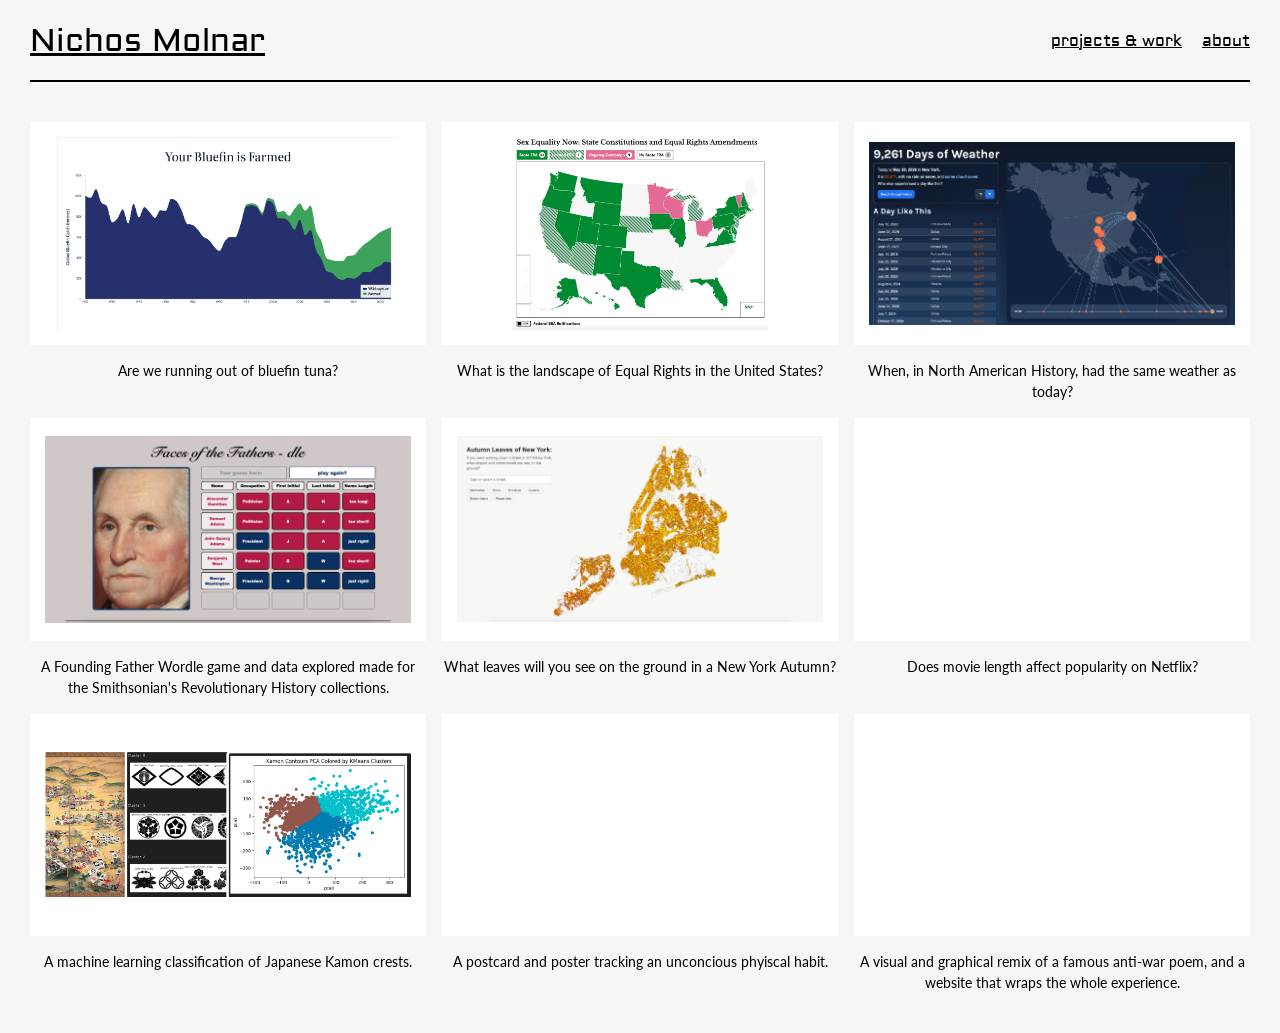
<file: index.html>
<!DOCTYPE html>
<html lang="en">
<head>
    <meta charset="UTF-8">
    <meta name="viewport" content="width=device-width, initial-scale=1.0">
    <link rel="stylesheet" href="css/styles.css">
    <title>Nichos Molnar</title>
</head>
<body>
    <header class="website-header">
        <a class="name" href = "index.html">Nichos Molnar</a>
        <nav>
            <a href="index.html">projects & work</a>
            <a href="about.html">about</a>
        </nav>
    </header>
    <main>
        <div class="portfolio-grid" id="portfolioGrid"></div>
    </main>
    <script src="js/main.js"></script>
    <script src="js/project.js"></script>
    <script src="js/router.js"></script>



</body>
</html>
</file>
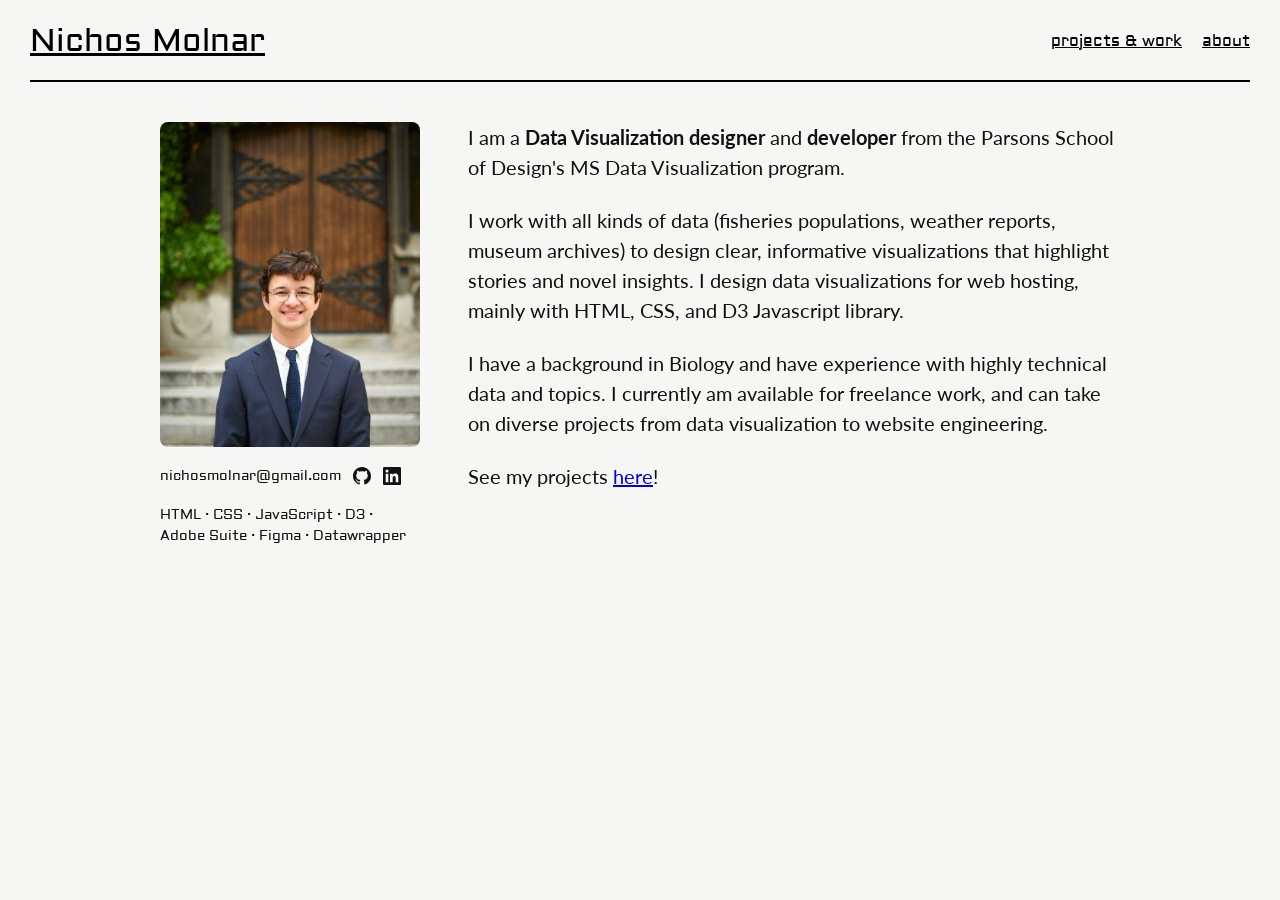
<file: about.html>
<!DOCTYPE html>
<html lang="en">
<head>
    <meta charset="UTF-8">
    <meta name="viewport" content="width=device-width, initial-scale=1.0">
    <link rel="stylesheet" href="css/styles.css">
    <title>About - Nichos Molnar</title>
</head>
<body>
    <header class="website-header">
        <a class="name" href = "index.html">Nichos Molnar</a>
        <nav>
            <a href="index.html">projects & work</a>
            <a href="about.html">about</a>
        </nav>
    </header>
    <main>
        <section class="about-section">
            <div class="about-side">
                <div class="about-photo">
                    <img src="assets/nichos-image/nichos-image.jpg" alt="Portrait of Nichos Molnar">
                </div>
                <div class="about-contact">
                    <span class="about-email">nichosmolnar@gmail.com</span>
                    <a href="https://github.com/nichosmolnar" target="_blank" rel="noopener noreferrer" aria-label="GitHub">
                        <svg viewBox="0 0 16 16" aria-hidden="true" focusable="false">
                            <path d="M8 0C3.58 0 0 3.58 0 8c0 3.54 2.29 6.53 5.47 7.59.4.07.55-.17.55-.38 0-.19-.01-.82-.01-1.49-2.01.37-2.53-.49-2.69-.94-.09-.23-.48-.94-.82-1.13-.28-.15-.68-.52-.01-.53.63-.01 1.08.58 1.23.82.72 1.21 1.87.87 2.33.66.07-.52.28-.87.51-1.07-1.78-.2-3.64-.89-3.64-3.95 0-.87.31-1.59.82-2.15-.08-.2-.36-1.02.08-2.12 0 0 .67-.21 2.2.82.64-.18 1.32-.27 2-.27.68 0 1.36.09 2 .27 1.53-1.04 2.2-.82 2.2-.82.44 1.1.16 1.92.08 2.12.51.56.82 1.27.82 2.15 0 3.07-1.87 3.75-3.65 3.95.29.25.54.73.54 1.48 0 1.07-.01 1.93-.01 2.2 0 .21.15.46.55.38A8.013 8.013 0 0016 8c0-4.42-3.58-8-8-8z"/>
                        </svg>
                    </a>
                    <a href="https://www.linkedin.com/in/nichos-molnar-74719617b/" target="_blank" rel="noopener noreferrer" aria-label="LinkedIn">
                        <svg viewBox="0 0 24 24" aria-hidden="true" focusable="false">
                            <path d="M20.447 20.452h-3.554v-5.569c0-1.328-.027-3.037-1.852-3.037-1.853 0-2.136 1.445-2.136 2.939v5.667H9.351V9h3.414v1.561h.046c.477-.9 1.637-1.85 3.37-1.85 3.601 0 4.267 2.37 4.267 5.455v6.286zM5.337 7.433a2.062 2.062 0 0 1-2.063-2.065 2.064 2.064 0 1 1 2.063 2.065zm1.782 13.019H3.555V9h3.564v11.452zM22.225 0H1.771C.792 0 0 .774 0 1.729v20.542C0 23.227.792 24 1.771 24h20.451C23.2 24 24 23.227 24 22.271V1.729C24 .774 23.2 0 22.222 0h.003z"/>
                        </svg>
                    </a>
                </div>
                <p class="about-skills">HTML · CSS · JavaScript · D3 · Adobe Suite · Figma · Datawrapper</p>
            </div>
            <div class="about-copy">
                <p>I am a <strong>Data Visualization designer</strong> and <strong>developer</strong> from the Parsons School of Design's MS Data Visualization program.</p>
                <p>I work with all kinds of data (fisheries populations, weather reports, museum archives) to design clear, informative visualizations that highlight stories and novel insights. I design data visualizations for web hosting, mainly with HTML, CSS, and D3 Javascript library.</p>
                <p>I have a background in Biology and have experience with highly technical data and topics. I currently am available for freelance work, and can take on diverse projects from data visualization to website engineering.</p>
                <p>See my projects <a href="index.html">here</a>!</p>
            </div>
        </section>
    </main>
    <script src="js/main.js"></script>
    <script src="js/project.js"></script>
    <script src="js/router.js"></script>
</body>
</html>
</file>
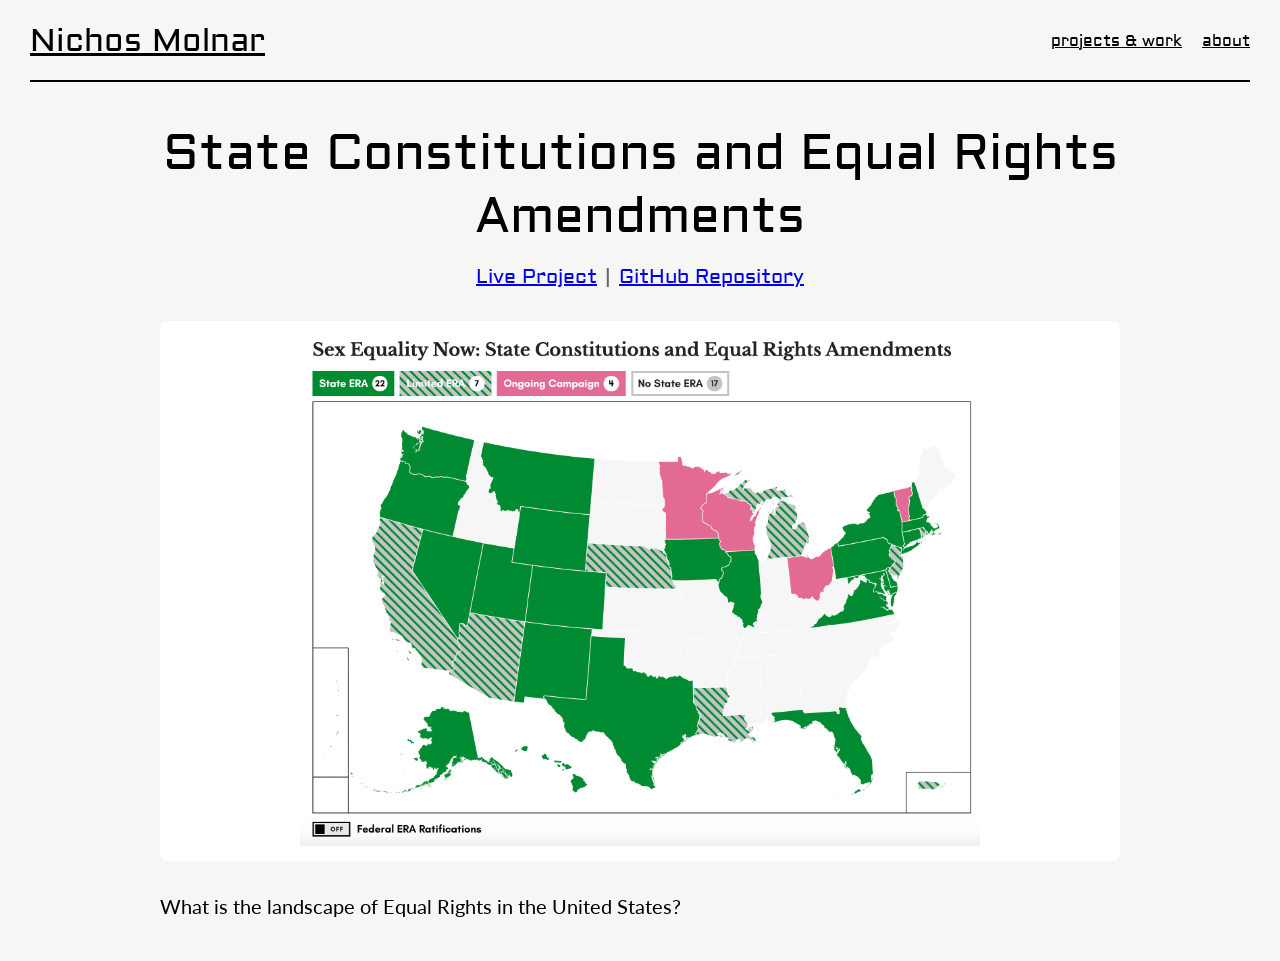
<file: content/freelance-nyu-era.html>
<!DOCTYPE html>
<html lang="en">
<head>
    <meta charset="UTF-8">
    <meta name="viewport" content="width=device-width, initial-scale=1.0">
    <link rel="stylesheet" href="../css/styles.css">
    <title>Project - Nichos Molnar</title>
</head>
<body data-project-id="freelance-nyu-era">
    <header class="website-header">
        <a class="name" href="../index.html">Nichos Molnar</a>
        <nav>
            <a href="../index.html">projects & work</a>
            <a href="../about.html">about</a>
        </nav>
    </header>
    <main>
        <article class="project-detail">
            <section class="project-meta">
                <header class="project-header">
                    <h1 class="project-title"></h1>
                    <div class="project-links">
                        <a class="project-external-link project-live-link" target="_blank" rel="noopener noreferrer"></a>
                        <span class="project-links-separator"> | </span>
                        <a class="project-external-link project-repo-link" target="_blank" rel="noopener noreferrer"></a>
                    </div>
                </header>
                <div class="project-hero">
                    <img class="project-hero-image" alt="">
                </div>
                <div class="project-info">
                    <p class="project-description"></p>
                </div>
            </section>
        </article>
    </main>
    <script src="../js/main.js"></script>
    <script src="../js/project.js"></script>
    <script src="../js/router.js"></script>
</body>
</html>
</file>
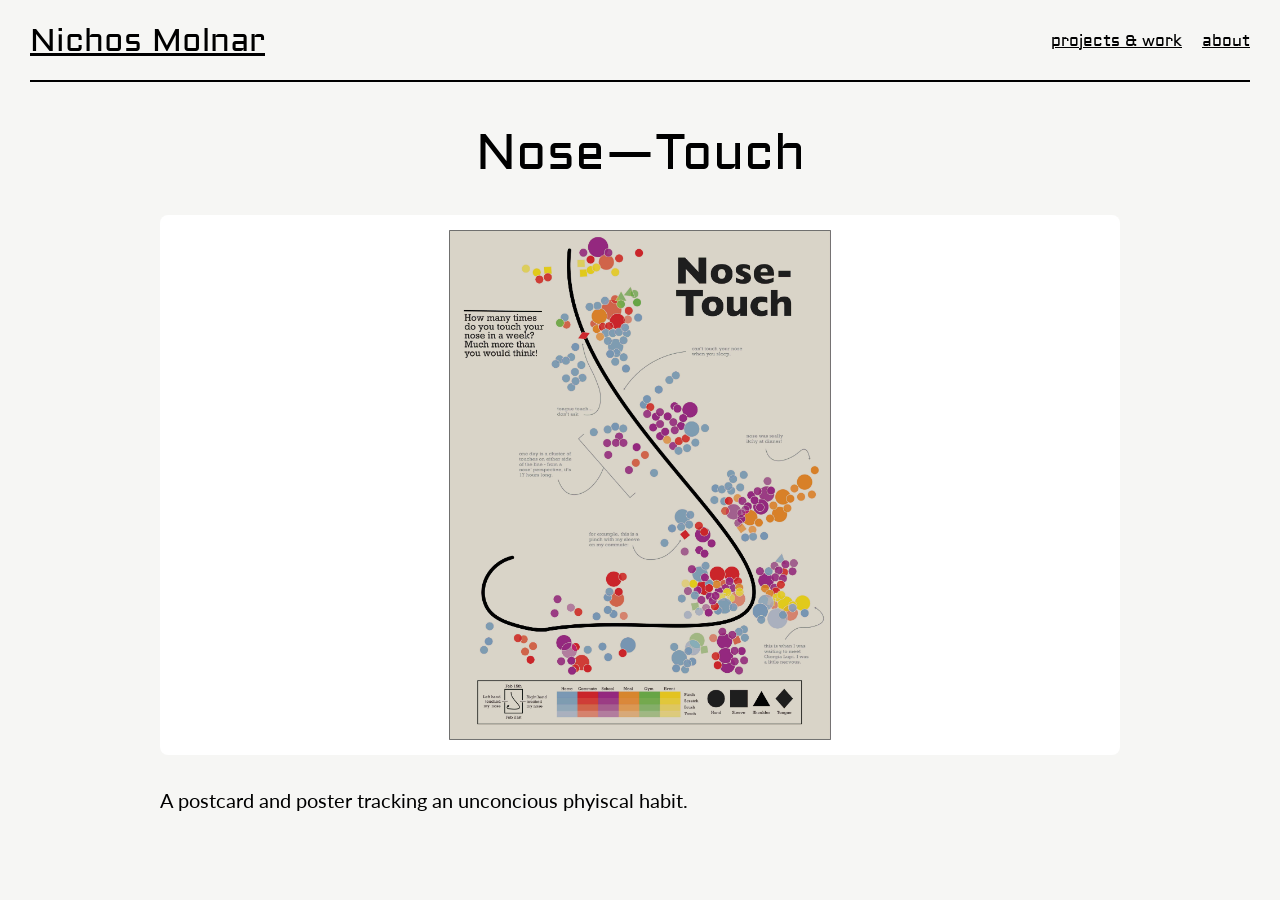
<file: content/parsons-dam1.html>
<!DOCTYPE html>
<html lang="en">
<head>
    <meta charset="UTF-8">
    <meta name="viewport" content="width=device-width, initial-scale=1.0">
    <link rel="stylesheet" href="../css/styles.css">
    <title>Project - Nichos Molnar</title>
</head>
<body data-project-id="parsons-dam1">
    <header class="website-header">
        <a class="name" href="../index.html">Nichos Molnar</a>
        <nav>
            <a href="../index.html">projects & work</a>
            <a href="../about.html">about</a>
        </nav>
    </header>
    <main>
        <article class="project-detail">
            <section class="project-meta">
                <header class="project-header">
                    <h1 class="project-title"></h1>
                    <div class="project-links">
                        <a class="project-external-link project-live-link" target="_blank" rel="noopener noreferrer"></a>
                        <span class="project-links-separator"> | </span>
                        <a class="project-external-link project-repo-link" target="_blank" rel="noopener noreferrer"></a>
                    </div>
                </header>
                <div class="project-hero">
                    <img class="project-hero-image" alt="">
                </div>
                <div class="project-info">
                    <p class="project-description"></p>
                </div>
            </section>
        </article>
    </main>
    <script src="../js/main.js"></script>
    <script src="../js/project.js"></script>
    <script src="../js/router.js"></script>
</body>
</html>
</file>
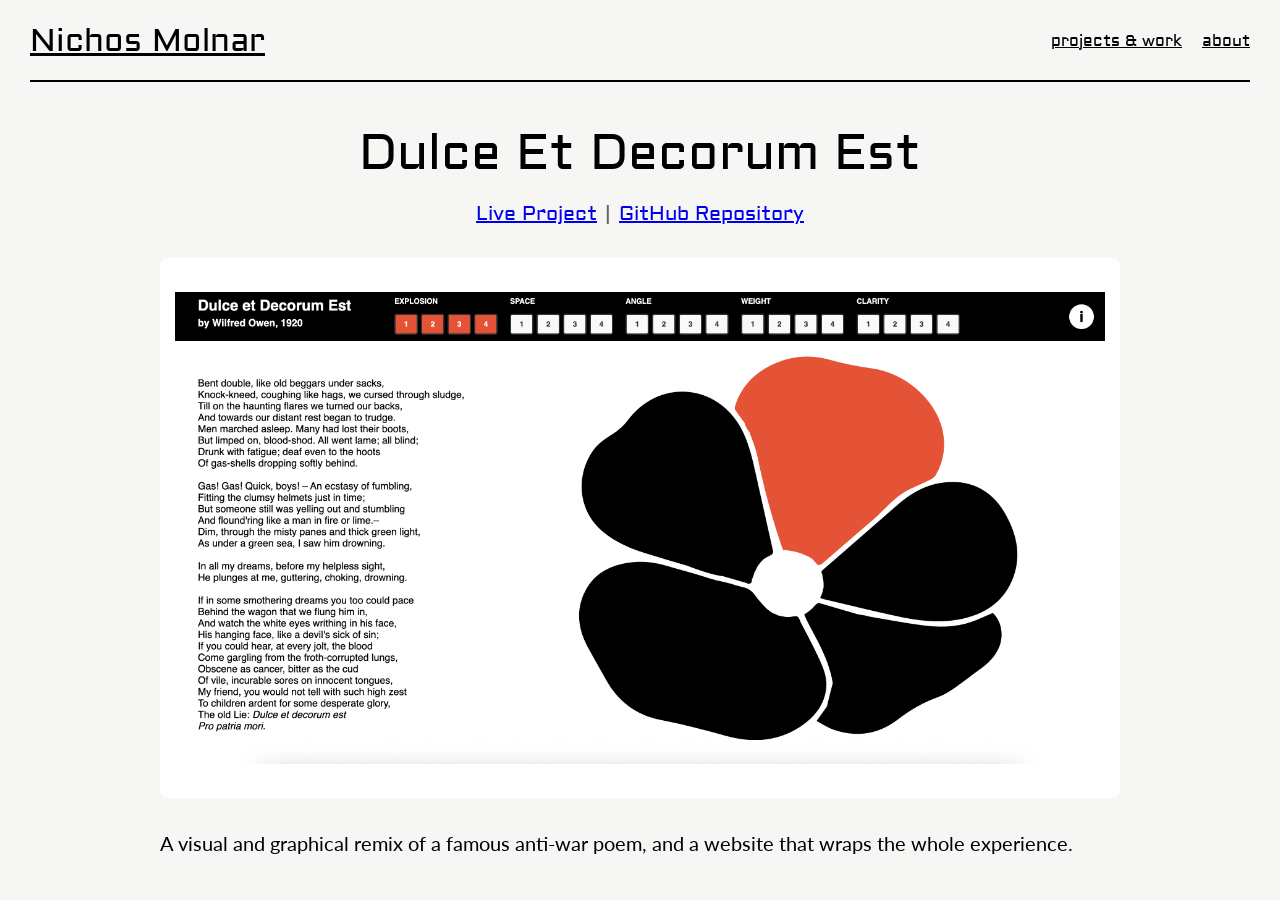
<file: content/parsons-dam2.html>
<!DOCTYPE html>
<html lang="en">
<head>
    <meta charset="UTF-8">
    <meta name="viewport" content="width=device-width, initial-scale=1.0">
    <link rel="stylesheet" href="../css/styles.css">
    <title>Project - Nichos Molnar</title>
</head>
<body data-project-id="parsons-dam2">
    <header class="website-header">
        <a class="name" href="../index.html">Nichos Molnar</a>
        <nav>
            <a href="../index.html">projects & work</a>
            <a href="../about.html">about</a>
        </nav>
    </header>
    <main>
        <article class="project-detail">
            <section class="project-meta">
                <header class="project-header">
                    <h1 class="project-title"></h1>
                    <div class="project-links">
                        <a class="project-external-link project-live-link" target="_blank" rel="noopener noreferrer"></a>
                        <span class="project-links-separator"> | </span>
                        <a class="project-external-link project-repo-link" target="_blank" rel="noopener noreferrer"></a>
                    </div>
                </header>
                <div class="project-hero">
                    <img class="project-hero-image" alt="">
                </div>
                <div class="project-info">
                    <p class="project-description"></p>
                </div>
            </section>
        </article>
    </main>
    <script src="../js/main.js"></script>
    <script src="../js/project.js"></script>
    <script src="../js/router.js"></script>
</body>
</html>
</file>
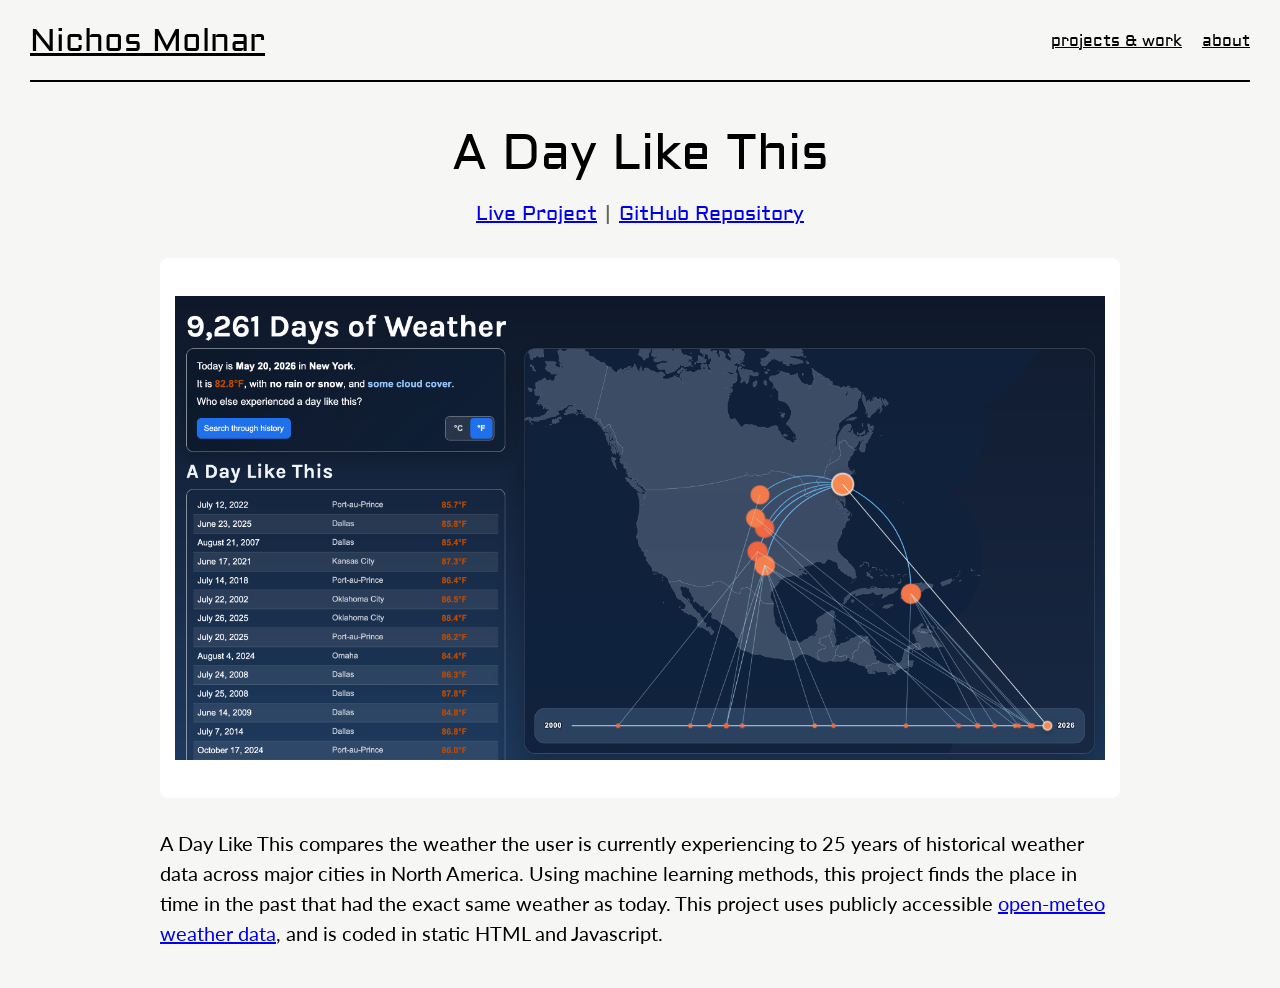
<file: content/parsons-dam4.html>
<!DOCTYPE html>
<html lang="en">
<head>
    <meta charset="UTF-8">
    <meta name="viewport" content="width=device-width, initial-scale=1.0">
    <link rel="stylesheet" href="../css/styles.css">
    <title>Project - Nichos Molnar</title>
</head>
<body data-project-id="parsons-dam4">
    <header class="website-header">
        <a class="name" href="../index.html">Nichos Molnar</a>
        <nav>
            <a href="../index.html">projects & work</a>
            <a href="../about.html">about</a>
        </nav>
    </header>
    <main>
        <article class="project-detail">
            <section class="project-meta">
                <header class="project-header">
                    <h1 class="project-title"></h1>
                    <div class="project-links">
                        <a class="project-external-link project-live-link" target="_blank" rel="noopener noreferrer"></a>
                        <span class="project-links-separator"> | </span>
                        <a class="project-external-link project-repo-link" target="_blank" rel="noopener noreferrer"></a>
                    </div>
                </header>
                <div class="project-hero">
                    <img class="project-hero-image" alt="">
                </div>
                <div class="project-info">
                    <div class="project-description">
                        <p>A Day Like This compares the weather the user is currently experiencing to 25 years of historical weather data across major cities in North America. Using machine learning methods, this project finds the place in time in the past that had the exact same weather as today. This project uses publicly accessible <a href="https://open-meteo.com/" target="_blank" rel="noopener noreferrer">open-meteo weather data</a>, and is coded in static HTML and Javascript.</p>
                    </div>
                </div>
            </section>
        </article>
    </main>
    <script src="../js/main.js"></script>
    <script src="../js/project.js"></script>
    <script src="../js/router.js"></script>
</body>
</html>
</file>
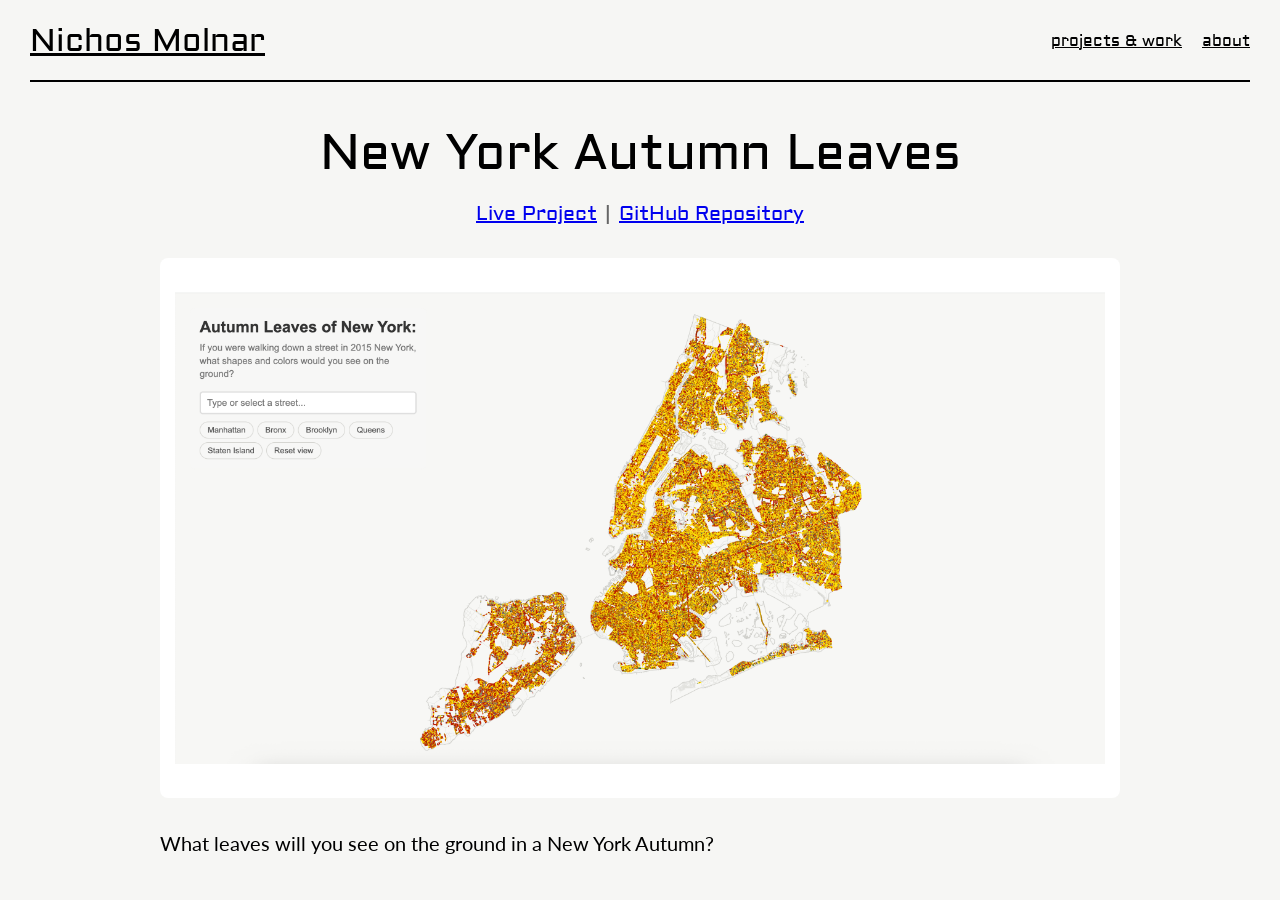
<file: content/parsons-ds.html>
<!DOCTYPE html>
<html lang="en">
<head>
    <meta charset="UTF-8">
    <meta name="viewport" content="width=device-width, initial-scale=1.0">
    <link rel="stylesheet" href="../css/styles.css">
    <title>Project - Nichos Molnar</title>
</head>
<body data-project-id="parsons-ds">
    <header class="website-header">
        <a class="name" href="../index.html">Nichos Molnar</a>
        <nav>
            <a href="../index.html">projects & work</a>
            <a href="../about.html">about</a>
        </nav>
    </header>
    <main>
        <article class="project-detail">
            <section class="project-meta">
                <header class="project-header">
                    <h1 class="project-title"></h1>
                    <div class="project-links">
                        <a class="project-external-link project-live-link" target="_blank" rel="noopener noreferrer"></a>
                        <span class="project-links-separator"> | </span>
                        <a class="project-external-link project-repo-link" target="_blank" rel="noopener noreferrer"></a>
                    </div>
                </header>
                <div class="project-hero">
                    <img class="project-hero-image" alt="">
                </div>
                <div class="project-info">
                    <p class="project-description"></p>
                </div>
            </section>
        </article>
    </main>
    <script src="../js/main.js"></script>
    <script src="../js/project.js"></script>
    <script src="../js/router.js"></script>
</body>
</html>
</file>
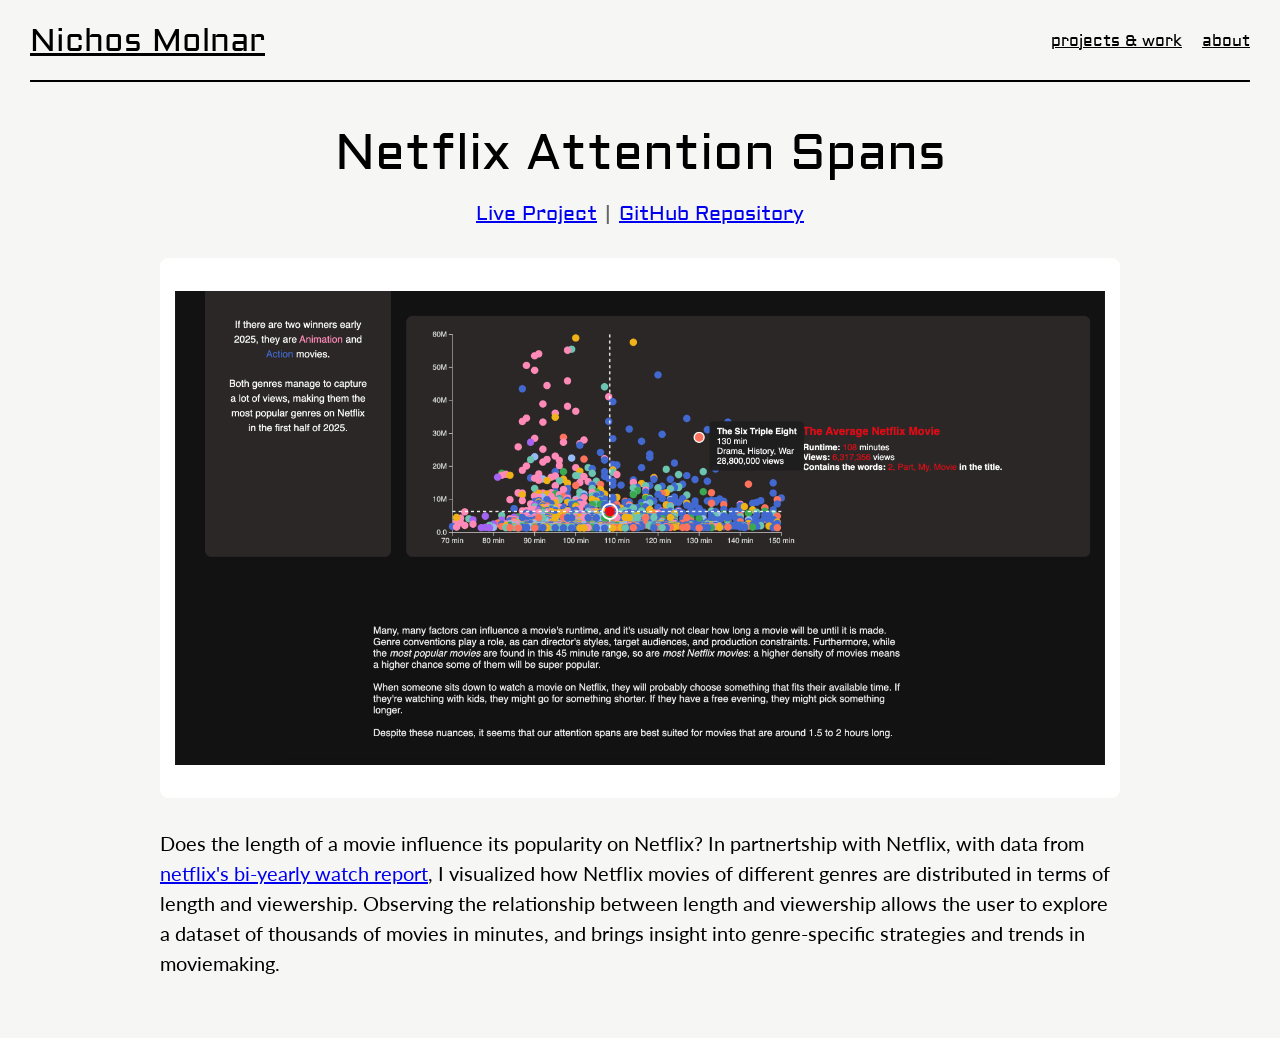
<file: content/parsons-intro.html>
<!DOCTYPE html>
<html lang="en">
<head>
    <meta charset="UTF-8">
    <meta name="viewport" content="width=device-width, initial-scale=1.0">
    <link rel="stylesheet" href="../css/styles.css">
    <title>Project - Nichos Molnar</title>
</head>
<body data-project-id="parsons-intro">
    <header class="website-header">
        <a class="name" href="../index.html">Nichos Molnar</a>
        <nav>
            <a href="../index.html">projects & work</a>
            <a href="../about.html">about</a>
        </nav>
    </header>
    <main>
        <article class="project-detail">
            <section class="project-meta">
                <header class="project-header">
                    <h1 class="project-title"></h1>
                    <div class="project-links">
                        <a class="project-external-link project-live-link" target="_blank" rel="noopener noreferrer"></a>
                        <span class="project-links-separator"> | </span>
                        <a class="project-external-link project-repo-link" target="_blank" rel="noopener noreferrer"></a>
                    </div>
                </header>
                <div class="project-hero">
                    <img class="project-hero-image" alt="">
                </div>
                <div class="project-info">
                    <div class="project-description">
                        <p>Does the length of a movie influence its popularity on Netflix? In partnertship with Netflix, with data from <a href="https://about.netflix.com/en/news/what-we-watched-the-first-half-of-2025" target="_blank" rel="noopener noreferrer">netflix's bi-yearly watch report</a>, I visualized how Netflix movies of different genres are distributed in terms of length and viewership. Observing the relationship between length and viewership allows the user to explore a dataset of thousands of movies in minutes, and brings insight into genre-specific strategies and trends in moviemaking.</p></p>
                    </div>
                </div>
            </section>
        </article>
    </main>
    <script src="../js/main.js"></script>
    <script src="../js/project.js"></script>
    <script src="../js/router.js"></script>
</body>
</html>
</file>
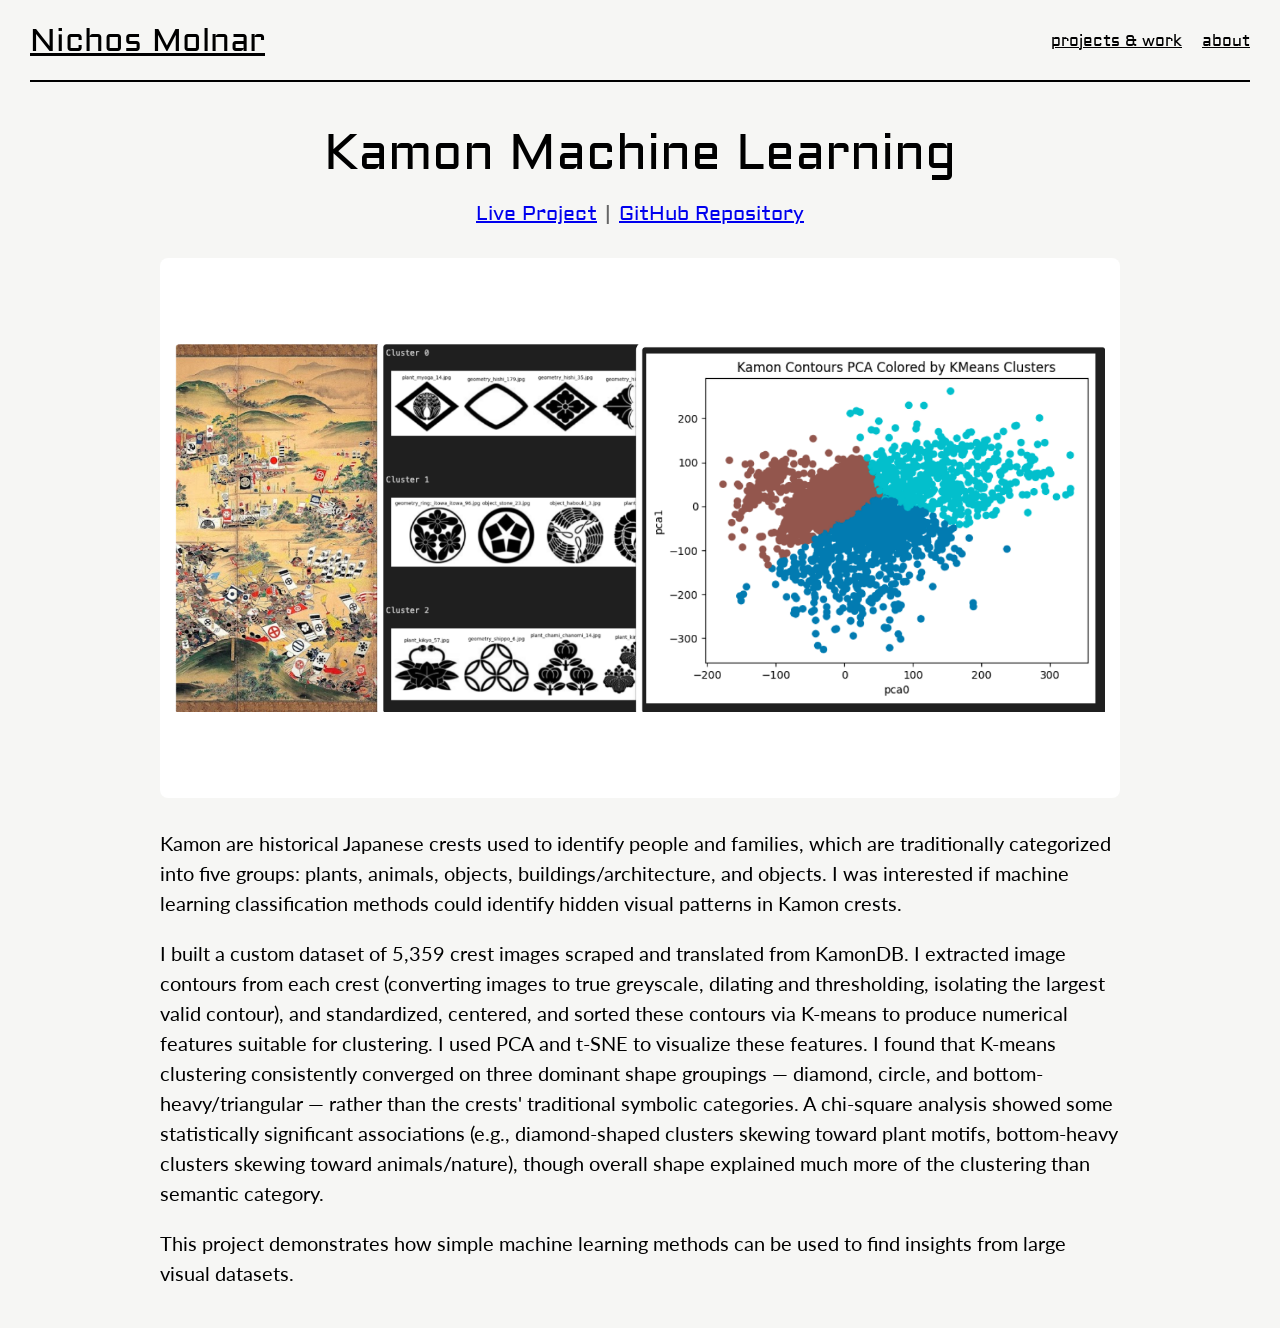
<file: content/parsons-ml.html>
<!DOCTYPE html>
<html lang="en">
<head>
    <meta charset="UTF-8">
    <meta name="viewport" content="width=device-width, initial-scale=1.0">
    <link rel="stylesheet" href="../css/styles.css">
    <title>Project - Nichos Molnar</title>
</head>
<body data-project-id="parsons-ml">
    <header class="website-header">
        <a class="name" href="../index.html">Nichos Molnar</a>
        <nav>
            <a href="../index.html">projects & work</a>
            <a href="../about.html">about</a>
        </nav>
    </header>
    <main>
        <article class="project-detail">
            <section class="project-meta">
                <header class="project-header">
                    <h1 class="project-title"></h1>
                    <div class="project-links">
                        <a class="project-external-link project-live-link" target="_blank" rel="noopener noreferrer"></a>
                        <span class="project-links-separator"> | </span>
                        <a class="project-external-link project-repo-link" target="_blank" rel="noopener noreferrer"></a>
                    </div>
                </header>
                <div class="project-hero">
                    <img class="project-hero-image" alt="">
                </div>
                <div class="project-info">
                    <div class="project-description">
                        <p>Kamon are historical Japanese crests used to identify people and families, which are traditionally categorized into five groups: plants, animals, objects, buildings/architecture, and objects. I was interested if machine learning classification methods could identify hidden visual patterns in Kamon crests.</p>
                        <p>I built a custom dataset of 5,359 crest images scraped and translated from KamonDB. I extracted image contours from each crest (converting images to true greyscale, dilating and thresholding, isolating the largest valid contour), and standardized, centered, and sorted these contours via K-means to produce numerical features suitable for clustering. I used PCA and t-SNE to visualize these  features. I found that K-means clustering consistently converged on three dominant shape groupings — diamond, circle, and bottom-heavy/triangular — rather than the crests' traditional symbolic categories. A chi-square analysis showed some statistically significant associations (e.g., diamond-shaped clusters skewing toward plant motifs, bottom-heavy clusters skewing toward animals/nature), though overall shape explained much more of the clustering than semantic category. </p>
                        <p>This project demonstrates how simple machine learning methods can be used to find insights from large visual datasets.</p>
                    </div>
                </div>
            </section>
        </article>
    </main>
    <script src="../js/main.js"></script>
    <script src="../js/project.js"></script>
    <script src="../js/router.js"></script>
</body>
</html>
</file>
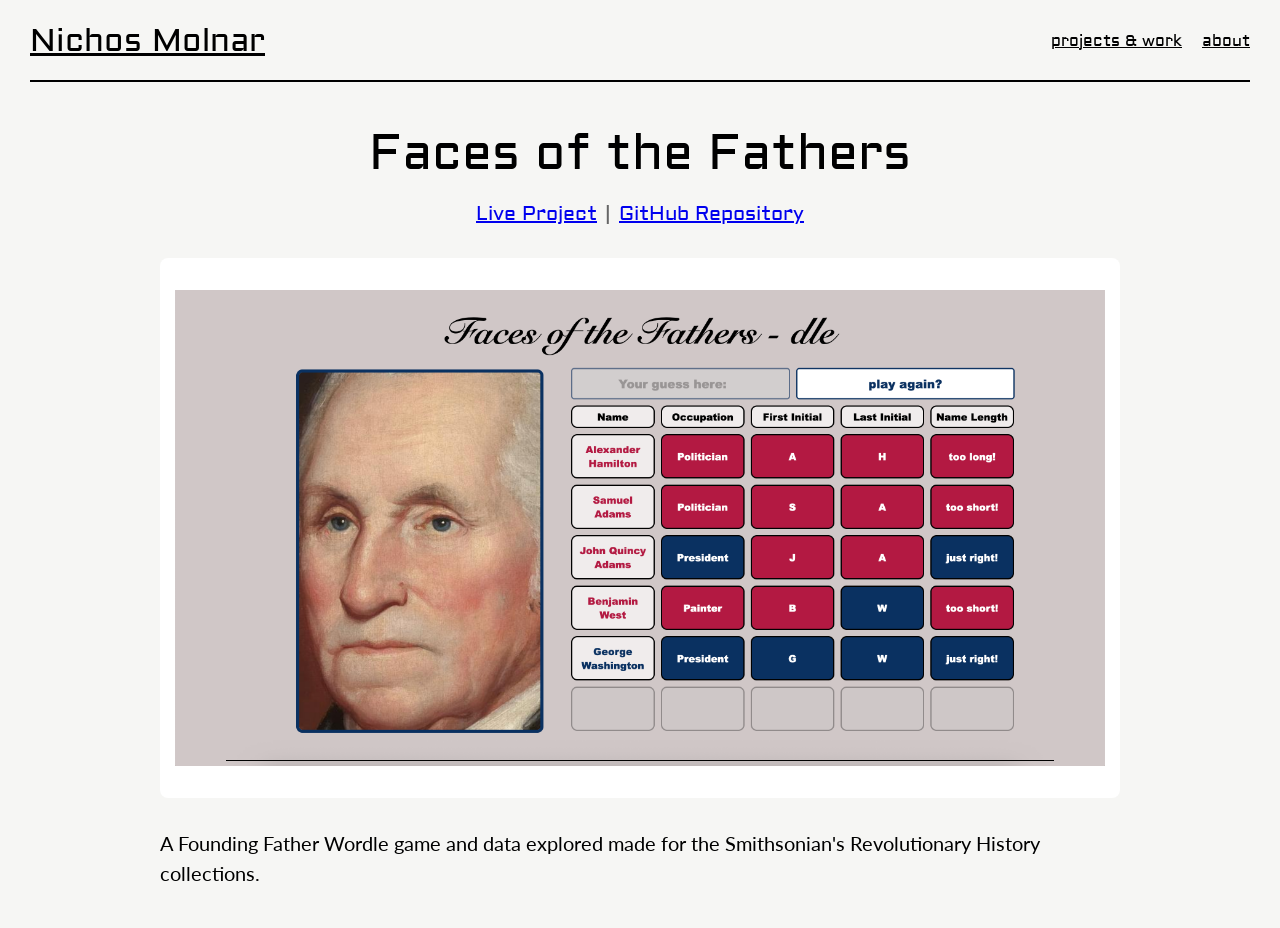
<file: content/parsons-ms1.html>
<!DOCTYPE html>
<html lang="en">
<head>
    <meta charset="UTF-8">
    <meta name="viewport" content="width=device-width, initial-scale=1.0">
    <link rel="stylesheet" href="../css/styles.css">
    <title>Project - Nichos Molnar</title>
</head>
<body data-project-id="parsons-ms1">
    <header class="website-header">
        <a class="name" href="../index.html">Nichos Molnar</a>
        <nav>
            <a href="../index.html">projects & work</a>
            <a href="../about.html">about</a>
        </nav>
    </header>
    <main>
        <article class="project-detail">
            <section class="project-meta">
                <header class="project-header">
                    <h1 class="project-title"></h1>
                    <div class="project-links">
                        <a class="project-external-link project-live-link" target="_blank" rel="noopener noreferrer"></a>
                        <span class="project-links-separator"> | </span>
                        <a class="project-external-link project-repo-link" target="_blank" rel="noopener noreferrer"></a>
                    </div>
                </header>
                <div class="project-hero">
                    <img class="project-hero-image" alt="">
                </div>
                <div class="project-info">
                    <p class="project-description"></p>
                </div>
            </section>
        </article>
    </main>
    <script src="../js/main.js"></script>
    <script src="../js/project.js"></script>
    <script src="../js/router.js"></script>
</body>
</html>
</file>
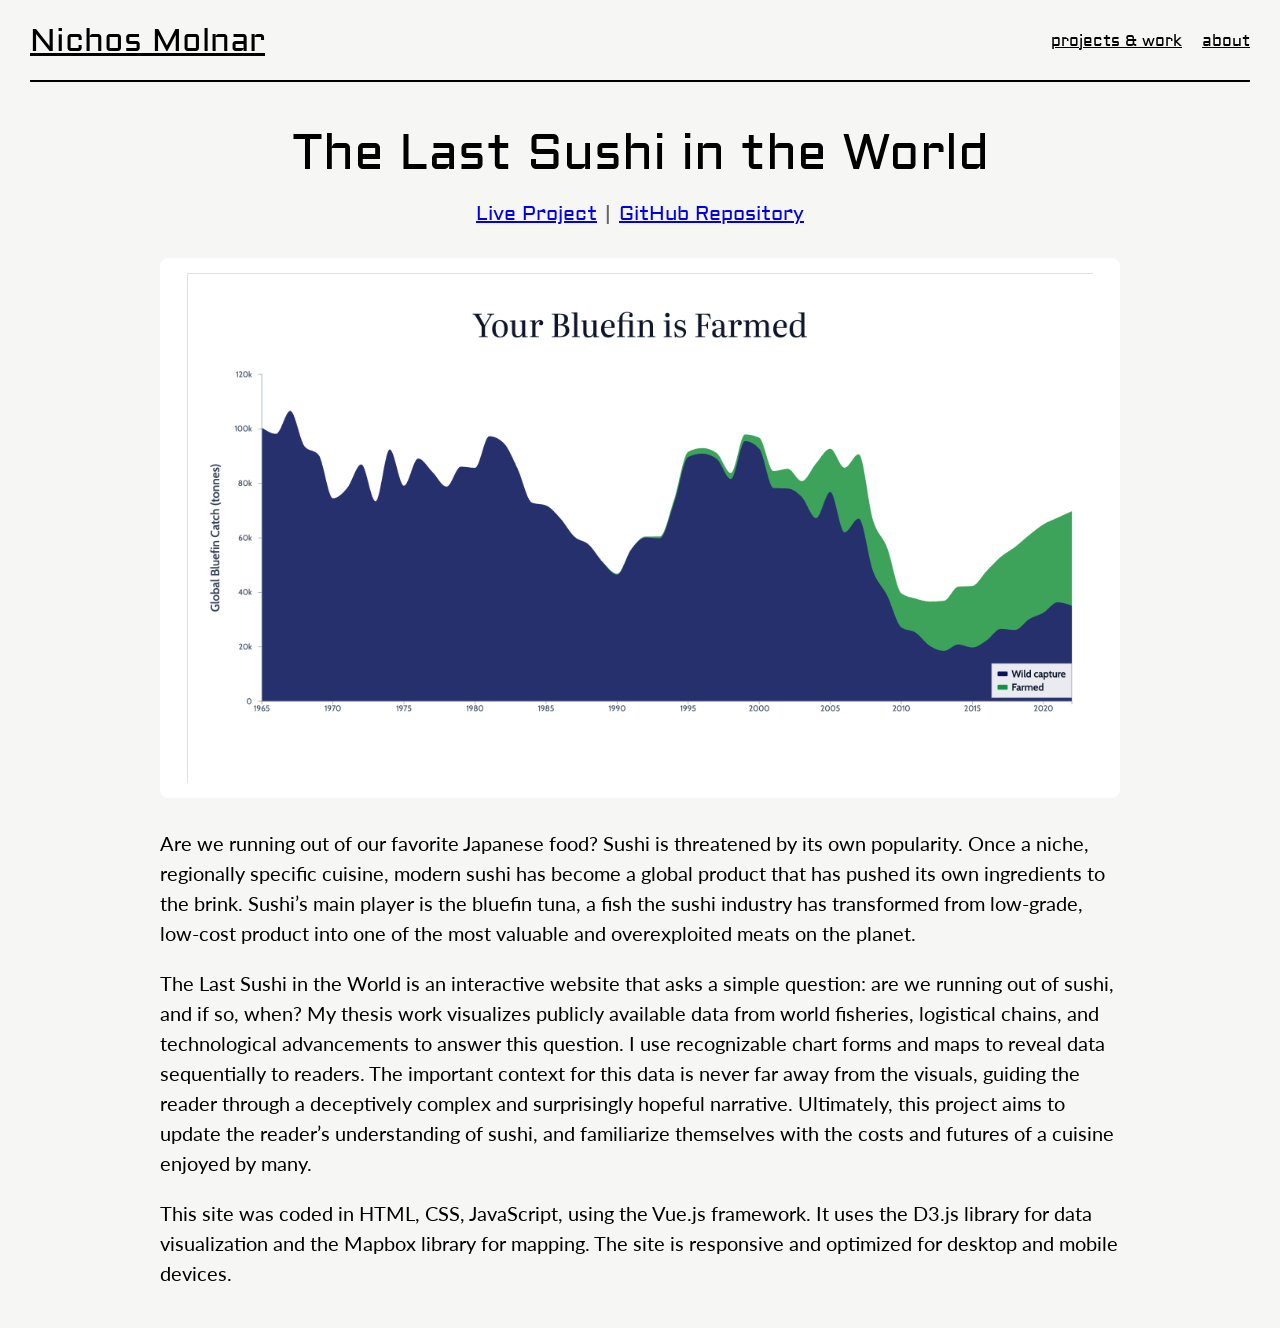
<file: content/parsons-thesis.html>
<!DOCTYPE html>
<html lang="en">
<head>
    <meta charset="UTF-8">
    <meta name="viewport" content="width=device-width, initial-scale=1.0">
    <link rel="stylesheet" href="../css/styles.css">
    <title>Project - Nichos Molnar</title>
</head>
<body data-project-id="parsons-thesis">
    <header class="website-header">
        <a class="name" href="../index.html">Nichos Molnar</a>
        <nav>
            <a href="../index.html">projects & work</a>
            <a href="../about.html">about</a>
        </nav>
    </header>
    <main>
        <article class="project-detail">
            <section class="project-meta">
                <header class="project-header">
                    <h1 class="project-title"></h1>
                    <div class="project-links">
                        <a class="project-external-link project-live-link" target="_blank" rel="noopener noreferrer"></a>
                        <span class="project-links-separator"> | </span>
                        <a class="project-external-link project-repo-link" target="_blank" rel="noopener noreferrer"></a>
                    </div>
                </header>
                <div class="project-hero">
                    <img class="project-hero-image" alt="">
                </div>
                <div class="project-info">
                    <div class="project-description">
                        <p>Are we running out of our favorite Japanese food? Sushi is threatened by its own popularity. Once a niche, regionally specific cuisine, modern sushi has become a global product that has pushed its own ingredients to the brink. Sushi’s main player is the bluefin tuna, a fish the sushi industry has transformed from low-grade, low-cost product into one of the most valuable and overexploited meats on the planet.</p>
                        <p>The Last Sushi in the World is an interactive website that asks a simple question: are we running out of sushi, and if so, when? My thesis work visualizes publicly available data from world fisheries, logistical chains, and technological advancements to answer this question. I use recognizable chart forms and maps to reveal data sequentially to readers. The important context for this data is never far away from the visuals, guiding the reader through a deceptively complex and surprisingly hopeful narrative. Ultimately, this project aims to update the reader’s understanding of sushi, and familiarize themselves with the costs and futures of a cuisine enjoyed by many.</p>
                        <p>This site was coded in HTML, CSS, JavaScript, using the Vue.js framework. It uses the D3.js library for data visualization and the Mapbox library for mapping. The site is responsive and optimized for desktop and mobile devices.</p>
                    </div>
                </div>
            </section>
        </article>
    </main>
    <script src="../js/main.js"></script>
    <script src="../js/project.js"></script>
    <script src="../js/router.js"></script>
</body>
</html>
</file>
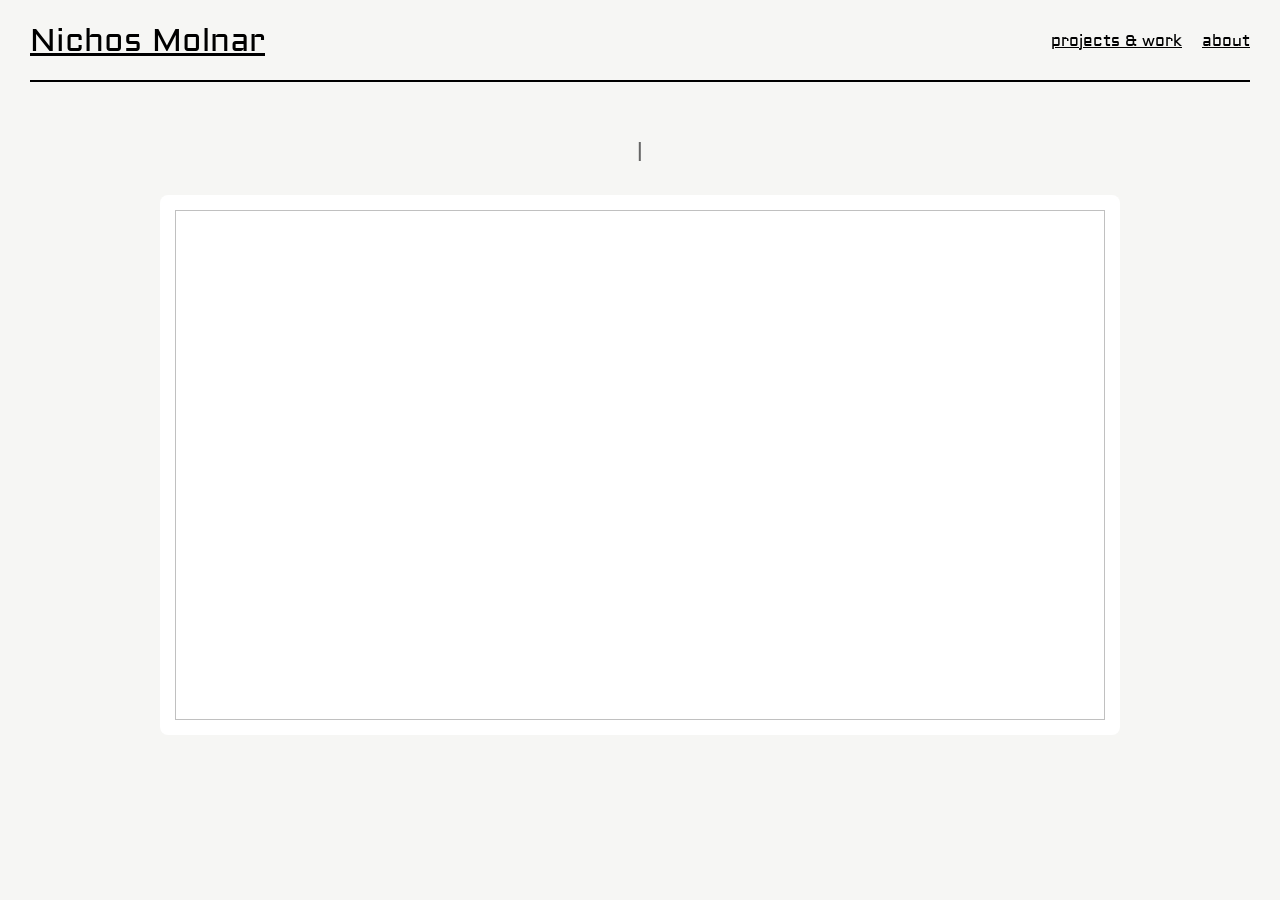
<file: templates/project.html>
<!DOCTYPE html>
<html lang="en">
<head>
    <meta charset="UTF-8">
    <meta name="viewport" content="width=device-width, initial-scale=1.0">
    <link rel="stylesheet" href="../css/styles.css">
    <title>Project - Nichos Molnar</title>
</head>
<body data-project-id="PROJECT_ID">
    <header class="website-header">
        <a class="name" href="../index.html">Nichos Molnar</a>
        <nav>
            <a href="../index.html">projects & work</a>
            <a href="../about.html">about</a>
        </nav>
    </header>
    <main>
        <article class="project-detail">
            <section class="project-meta">
                <header class="project-header">
                    <h1 class="project-title"></h1>
                    <div class="project-links">
                        <a class="project-external-link project-live-link" target="_blank" rel="noopener noreferrer"></a>
                        <span class="project-links-separator"> | </span>
                        <a class="project-external-link project-repo-link" target="_blank" rel="noopener noreferrer"></a>
                    </div>
                </header>
                <div class="project-hero">
                    <img class="project-hero-image" alt="">
                </div>
                <div class="project-info">
                    <p class="project-description"></p>
                </div>
            </section>
        </article>
    </main>
    <script src="../js/main.js"></script>
    <script src="../js/project.js"></script>
    <script src="../js/router.js"></script>
</body>
</html>
</file>
<file: css/styles.css>
@import url('https://fonts.googleapis.com/css2?family=Aldrich&family=Roboto+Flex:wght@400;700&display=swap');
@import url('https://fonts.googleapis.com/css2?family=Lato:wght@400;700&display=swap');

:root {
    --bg-color: #f6f6f4;
    --page-gutter: 30px;
    --nav-hover-color: rgb(112, 112, 148);
    --copy-font: 'Lato', sans-serif;
    --copy-size: 20px;
    --copy-line-height: 1.5;
    --home-copy-size: 14px;
    --content-max-width: 960px;
}

* {
    margin: 0;
    padding: 0;
    box-sizing: border-box;
}

body {
    background-color: var(--bg-color);
}


.website-header {
    background-color: var(--bg-color);
    color: #000;
    padding: 20px var(--page-gutter);
    display: flex;
    justify-content: space-between;
    align-items: center;
    position: relative;
}

.website-header::after {
    content: '';
    position: absolute;
    bottom: 0;
    left: var(--page-gutter);
    right: var(--page-gutter);
    height: 2px;
    background-color: #000;
}   

.website-header a {
    color: #000000;

}

.name {
    font-family: 'Aldrich', sans-serif;
    font-size: 32px;
    font-weight: 400;
}

.name:hover {
    color: var(--nav-hover-color);
}

nav {
    display: flex;
    align-items: center;
    gap: 20px;
}

.about-contact {
    display: flex;
    flex-direction: row;
    align-items: center;
    gap: 12px;
    font-family: 'Aldrich', sans-serif;
    font-size: 14px;
    line-height: 1;
}

.about-contact a,
.about-contact a:visited {
    color: #111;
    display: flex;
    line-height: 0;
    text-decoration: none;
}

.about-contact a:hover {
    color: var(--nav-hover-color);
}

.about-email:hover {
    color: var(--nav-hover-color);
}

.about-contact svg {
    width: 18px;
    height: 18px;
    fill: currentColor;
}

.about-email {
    color: #111;
}

nav a {
    font-family: 'Aldrich', sans-serif;
    font-size: 16px;
}

nav a:hover {
    color: var(--nav-hover-color);
}

main {
    margin: 0;
    padding: 40px var(--page-gutter);
}

.portfolio-grid {
    display: grid;
    grid-template-columns: repeat(3, 1fr);
    gap: 16px;
    max-width: 100%;
}

.portfolio-container {
    display: flex;
    flex-direction: column;
    gap: 15px;
}

.portfolio-item {
    background-color: #fff;
    width: 100%;
    aspect-ratio: 16 / 9;
    border-radius: 0;
    display: flex;
    align-items: center;
    justify-content: center;
    cursor: pointer;
    transition: box-shadow 0.3s ease;
    overflow: hidden;
    position: relative;
}

.portfolio-item:hover {
    box-shadow: 0 4px 12px rgba(0, 0, 0, 0.1);
}

.portfolio-image {
    position: absolute;
    width: 100%;
    height: 100%;
    object-fit: contain;
    z-index: 0;
    padding: 15px;
    background-color: #fff;
    opacity: 0;
    transition: opacity 0.4s ease;
}

.portfolio-image.is-loaded {
    opacity: 1;
}

.portfolio-content {
    text-align: center;
    opacity: 0;
    transition: opacity 0.3s ease;
    position: relative;
    z-index: 1;
    background-color: rgba(0, 0, 0, 0.6);
    width: 100%;
    height: 100%;
    display: flex;
    flex-direction: column;
    align-items: center;
    justify-content: center;
}

.portfolio-item:hover .portfolio-content {
    opacity: 1;
}

/* Show title/category while image is loading or missing */
.portfolio-item:not(.image-loaded) .portfolio-content {
    opacity: 1;
    background-color: transparent;
}

.portfolio-item:not(.image-loaded) h3 {
    color: #333;
}

.portfolio-item:not(.image-loaded) .category {
    color: #666;
}

.portfolio-item h3 {
    margin-bottom: 10px;
    font-size: 24px;
    font-weight: bold;
    color: #fff;
}

.portfolio-item .category {
    color: #ccc;
    font-size: 14px;
}

.portfolio-description {
    color: #000;
    font-family: var(--copy-font);
    font-size: var(--home-copy-size);
    line-height: var(--copy-line-height);
    min-height: 40px;
    text-align: center;
}

@media (max-width: 768px) {
    .portfolio-grid {
        grid-template-columns: repeat(2, 1fr);
    }
}

@media (max-width: 480px) {
    .portfolio-grid {
        grid-template-columns: 1fr;
    }
}

footer {
    background-color: var(--bg-color);
    color: #000000;
    text-align: left;
    padding: 20px;
    margin-top: 40px;
}

.portfolio-link {
    text-decoration: none;
    color: inherit;
    display: block;
}

.project-meta {
    display: flex;
    flex-direction: column;
    gap: 30px;
    max-width: var(--content-max-width);
    margin-inline: auto;
}

.project-header {
    display: flex;
    flex-direction: column;
    align-items: center;
    gap: 15px;
    text-align: center;
}

.project-hero {
    width: 100%;
    background-color: #fff;
    border-radius: 8px;
    overflow: hidden;
    aspect-ratio: 16 / 9;
    display: flex;
    align-items: center;
    justify-content: center;
}

.project-hero-image {
    width: 100%;
    height: 100%;
    object-fit: contain;
    padding: 15px;
    background-color: #fff;
}

.project-info {
    width: 100%;
    display: flex;
    flex-direction: column;
    gap: 15px;
}

.project-title {
    font-family: 'Aldrich', sans-serif;
    font-size: 50px;
    font-weight: 400;
    color: #000;
}

.project-links {
    font-family: 'Aldrich', sans-serif;
    display: flex;
    flex-direction: row;
    align-items: center;
    justify-content: center;
    flex-wrap: wrap;
}

.project-links-separator {
    font-size: 20px;
    line-height: 1.4;
    color: #666;
    padding: 0 8px;
}

.project-external-link {
    font-size: 20px;
    line-height: 1.4;
    color: #0000ee;
    text-decoration: underline;
}

.project-external-link:visited {
    color: #551a8b;
}

.project-external-link:hover {
    color: #0000ee;
}

.project-description {
    color: #000;
    font-family: var(--copy-font);
    font-size: var(--copy-size);
    line-height: var(--copy-line-height);
}

.project-description p + p {
    margin-top: 1em;
}

.project-description a {
    color: #0000ee;
}

.project-description a:visited {
    color: #551a8b;
}

.about-section {
    display: flex;
    flex-direction: row;
    align-items: flex-start;
    gap: 48px;
    max-width: var(--content-max-width);
    margin-inline: auto;
}

.about-side {
    flex: 0 0 260px;
    width: 260px;
    display: flex;
    flex-direction: column;
    gap: 20px;
}

.about-copy {
    flex: 1;
    min-width: 0;
    display: flex;
    flex-direction: column;
    font-family: var(--copy-font);
}

.about-copy p {
    color: #111;
    font-size: var(--copy-size);
    line-height: var(--copy-line-height);
}

.about-copy > p:first-child {
    text-box-trim: trim-start;
    text-box-edge: cap alphabetic;
}

.about-copy p + p {
    margin-top: 1.15em;
}

.about-copy strong {
    font-weight: 700;
}

.about-skills {
    font-family: 'Aldrich', sans-serif;
    font-size: 14px;
    line-height: 1.5;
    color: #111;
}

.about-photo {
    width: 100%;
}

.about-photo img {
    width: 100%;
    aspect-ratio: 4 / 5;
    height: auto;
    object-fit: cover;
    object-position: center top;
    display: block;
    border-radius: 8px;
}

@media (max-width: 768px) {
    .project-meta {
        max-width: none;
        margin-inline: 0;
    }

    .about-section {
        flex-direction: column;
        max-width: none;
        margin-inline: 0;
        gap: 48px;
    }

    .about-side {
        flex-basis: auto;
        width: 100%;
    }

    .about-photo {
        width: 240px;
        max-width: 100%;
        margin-inline: auto;
    }

    .about-contact {
        width: fit-content;
        margin-inline: auto;
    }

    .about-skills {
        width: 240px;
        max-width: 100%;
        margin-inline: auto;
    }
}

@media (max-width: 560px) {
    .website-header {
        gap: 12px;
    }

    .name {
        font-size: 20px;
        white-space: nowrap;
    }

    nav {
        gap: 10px;
        flex-shrink: 0;
    }

    nav a {
        font-size: 14px;
        white-space: nowrap;
    }
}
</file>
